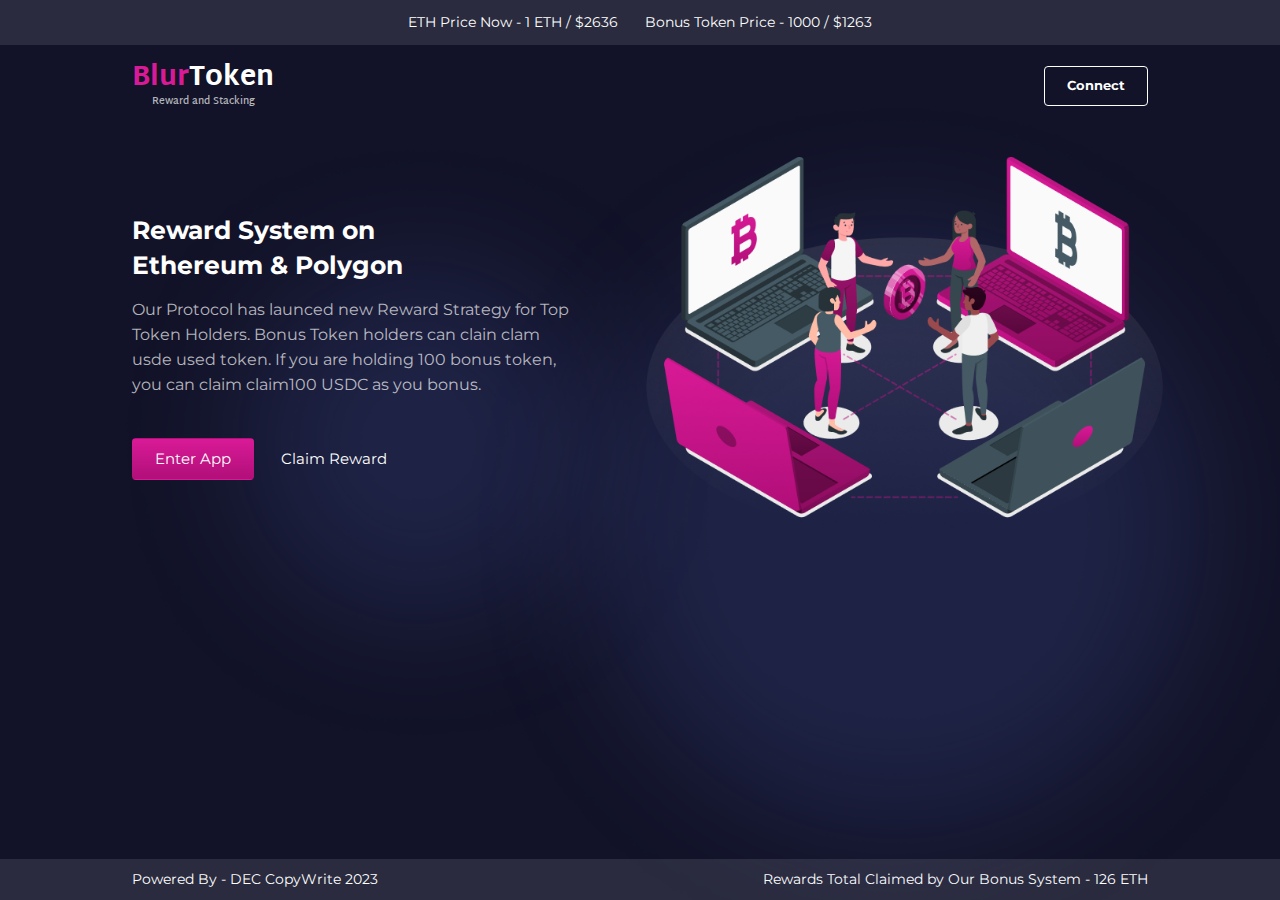
<file: index.html>
<!DOCTYPE html>
<html lang="en">
  <head>
    <meta charset="utf-8" />
    <title>Blur Token</title>
    <meta
      name="viewport"
      content="width=device-width, initial-scale=1, shrink-to-fit=no"
    />
    <meta name="description" content="Site description will be here" />
    <link rel="stylesheet" type="text/css" href="css/bootstrap.min.css" />
    <link
      href="https://kit-pro.fontawesome.com/releases/v5.15.2/css/pro.min.css"
      rel="stylesheet"
    />
    <link rel="stylesheet" href="css/default-edit.css" />
    <link rel="stylesheet" type="text/css" href="style.css" />
    <link rel="stylesheet" type="text/css" href="css/responsive.css" />
    <!--End ALL STYLESHEET -->
  </head>

  <body>
    <!-- preloader -->
    <div id="preloader"></div>
    <!-- preloader-end -->
    <!-- main-wrap -->
    <div class="main-wrap">
      <!-- header-section -->
      <header class="header-section">
        <div class="header-in">
          <div class="header__top">
            <div class="container">
              <div class="header__top__inner">
                <p>ETH Price Now - 1 ETH / $2636</p>
                <p>Bonus Token Price - 1000 / $1263</p>
              </div>
            </div>
          </div>
          <div class="header__main__outer">
            <div class="container">
              <div class="header__main">
                <a href="index.html" class="header-logo logo">
                  <h2><span class="color-theme1">Blur</span>Token</h2>
                  <p>Reward and Stacking</p>
                </a>
                <a
                  href="#"
                  class="button btn btn-lg btn-bordered--white default-button hr-button"
                  >Connect</a
                >
              </div>
            </div>
          </div>
        </div>
      </header>
      <!--End header-section -->

      <!-- main -->
      <main>
        <!-- hero-section -->
        <section class="hero-section">
          <div class="container">
            <div class="hero-section__inner">
              <div class="hero__row row">
                <div class="hero-content col-lg-6">
                  <img
                    src="images/hero-left-glow.png"
                    alt=""
                    class="hero-content-glow"
                  />
                  <div class="cont-blk">
                    <h2 class="h2">Reward System on Ethereum & Polygon</h2>
                    <h4 class="h4">
                      Our Protocol has launced new Reward Strategy for Top Token
                      Holders. Bonus Token holders can clain clam usde used
                      token. If you are holding 100 bonus token, you can claim
                      claim100 USDC as you bonus.
                    </h4>
                    <div class="bottom-buttons">
                      <a href="#" class="default-button btn-primary"
                        >Enter App</a
                      >
                      <a href="#" class="default-button btn-transparent">
                        <span class="txt">Claim Reward</span>
                        <i class="fal fa-long-arrow-right arr-r"></i>
                      </a>
                    </div>
                  </div>
                </div>
                <div class="hero__image col-lg-6 order-lg-1 order-first">
                  <img
                    src="images/hero-image-glow.png"
                    alt=""
                    class="hero__image-glow"
                  />
                  <img src="images/amico.png" alt="" class="img" />
                  <div class="psx">
                    <i class="far fa-info-circle info"></i>
                    <span class="txt">Open your Dapp Wallet To Connect</span>
                  </div>
                </div>
              </div>
            </div>
          </div>
        </section>
        <!-- hero-section end -->
      </main>
      <!-- main end -->

      <!-- footer-section -->
      <footer class="footer-section">
        <div class="container">
          <div class="footer-section__inner">
            <p>Powered By - DEC CopyWrite 2023</p>
            <p>Rewards Total Claimed by Our Bonus System - 126 ETH</p>
          </div>
        </div>
      </footer>
      <!--End footer-section -->
    </div>
    <!-- main-wrap -->

    <!-- js -->
    <script src="js/jquery-3.6.0.min.js"></script>
    <script src="js/bootstrap.bundle.min.js"></script>
    <script src="js/main.js"></script>
    <!-- End All Js -->
  </body>
</html>
</file>
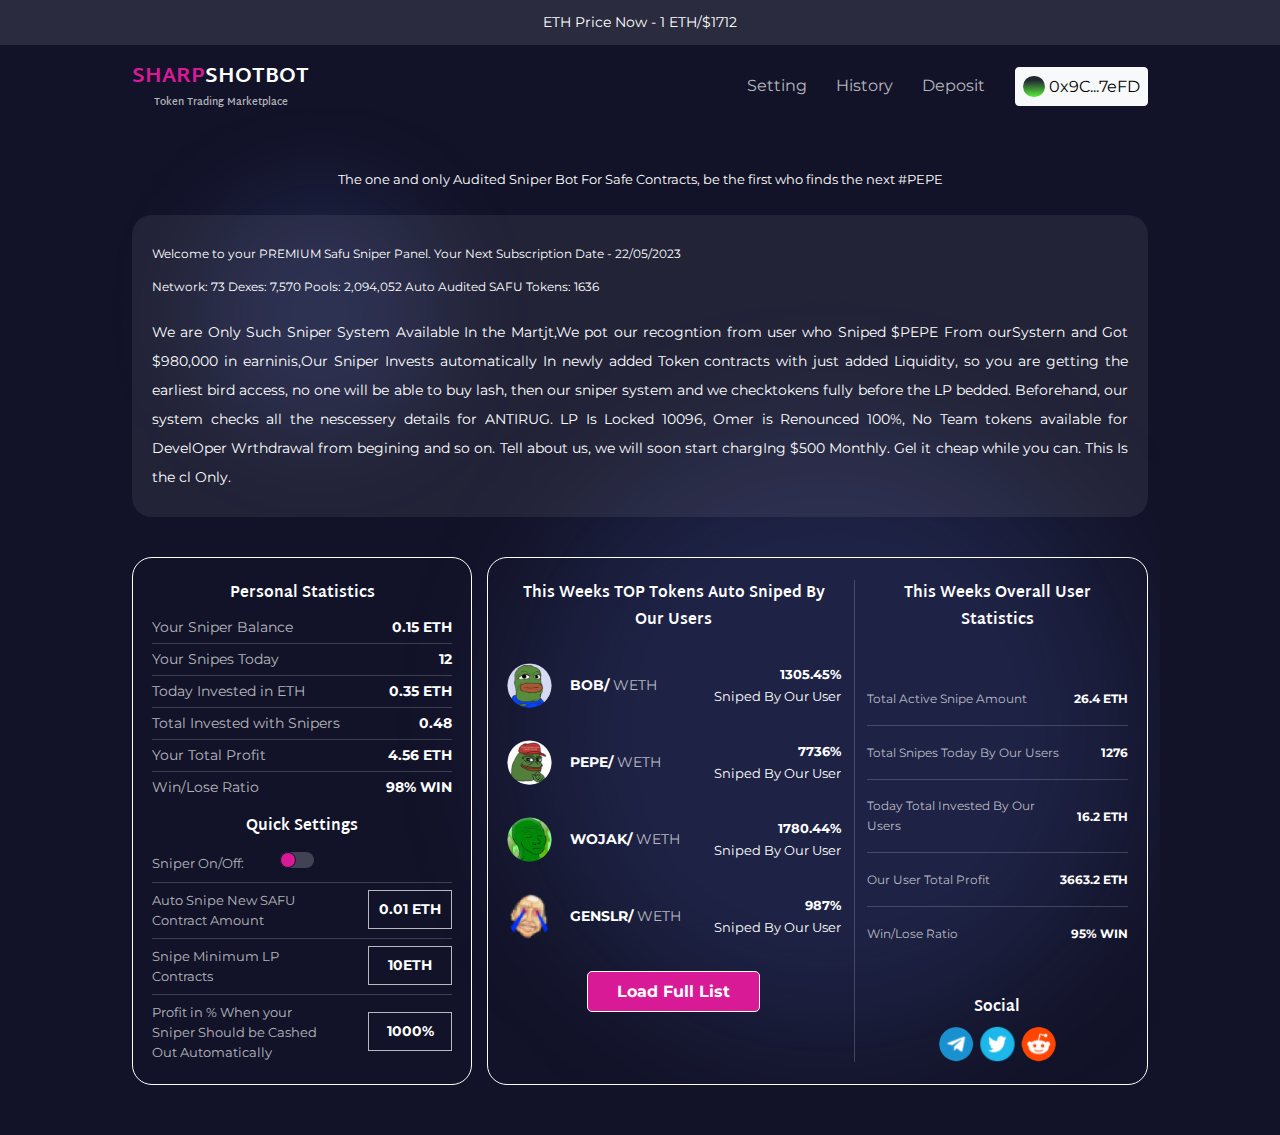
<file: frame-6.html>
<!DOCTYPE html>
<html lang="en">
  <head>
    <meta charset="utf-8" />
    <title>Blur Token</title>
    <meta
      name="viewport"
      content="width=device-width, initial-scale=1, shrink-to-fit=no"
    />
    <meta name="description" content="Site description will be here" />
    <link rel="stylesheet" type="text/css" href="css/bootstrap.min.css" />
    <link
      href="https://kit-pro.fontawesome.com/releases/v5.15.2/css/pro.min.css"
      rel="stylesheet"
    />
    <link rel="stylesheet" href="css/default-edit.css" />
    <link rel="stylesheet" type="text/css" href="style.css" />
    <link rel="stylesheet" type="text/css" href="css/responsive.css" />
    <!--End ALL STYLESHEET -->
  </head>

  <body>
    <!-- preloader -->
    <div id="preloader"></div>
    <!-- preloader-end -->

    <!-- main-wrap -->
    <div class="main-wrap">
      <!-- header-section -->
      <header class="header-section">
        <div class="header-in">
          <div class="header__top">
            <div class="container">
              <div class="header__top__inner">
                <p>ETH Price Now - 1 ETH/$1712</p>
              </div>
            </div>
          </div>
          <div class="header__main__outer">
            <div class="container">
              <div class="header__main header__main__other">
                <a href="index.html" class="header-logo logo">
                  <h5><span class="color-theme1">SHARP</span>SHOTBOT</h5>
                  <p>Token Trading Marketplace</p>
                </a>

                <div class="header__nav">
                  <nav>
                    <ul>
                      <li><a href="">Setting</a></li>
                      <li><a href="">History</a></li>
                      <li><a href="">Deposit</a></li>
                    </ul>
                  </nav>
                  <a href="" class="btn btn-light">
                    <span class="ind"></span>
                    0x9C...7eFD
                  </a>
                </div>
              </div>
            </div>
          </div>
        </div>
      </header>
      <!--End header-section -->

      <!-- main -->
      <main>
        <!-- section-block -->
        <section class="section sectionBlk">
          <div class="container position-relative">
            <img src="images/object-1.png" class="objects object-1" alt="" />
            <img src="images/object-2.png" class="objects object-2" alt="" />

            <div class="row position-relative">
              <div class="col-12">
                <div class="sectionBlk__textBox">
                  <p class="ex-small text-center mb-4">
                    The one and only Audited Sniper Bot For Safe Contracts, be
                    the first who finds the next #PEPE
                  </p>
                  <div class="blurBox">
                    <div
                      class="d-flex align-items-center flex-wrap justify-content-between gap-1 mb-3"
                    >
                      <p class="small mb-0">
                        Welcome to your PREMIUM Safu Sniper Panel. Your Next
                        Subscription Date - 22/05/2023
                      </p>
                      <p class="small">
                        Network: 73 Dexes: 7,570 Pools: 2,094,052 Auto Audited
                        SAFU Tokens: 1636
                      </p>
                    </div>
                    <p>
                      We are Only Such Sniper System Available In the Martjt,We
                      pot our recogntion from user who Sniped $PEPE From
                      ourSystern and Got $980,000 in earninis,Our Sniper Invests
                      automatically In newly added Token contracts with just
                      added Liquidity, so you are getting the earliest bird
                      access, no one will be able to buy lash, then our sniper
                      system and we checktokens fully before the LP bedded.
                      Beforehand, our system checks all the nescessery details
                      for ANTIRUG. LP Is Locked 10096, Omer is Renounced 100%,
                      No Team tokens available for DevelOper Wrthdrawal from
                      begining and so on. Tell about us, we will soon start
                      chargIng $500 Monthly. Gel it cheap while you can. This Is
                      the cl Only.
                    </p>
                  </div>
                </div>

                <div class="statistics">
                  <div class="borderBox personal__statistics">
                    <div class="personal__statistic">
                      <h6 class="text-white statistic-title">
                        Personal Statistics
                      </h6>
                      <ul>
                        <li>
                          <span>Your Sniper Balance</span>
                          <span class="fw-700 text-white">
                            <i
                              data-bs-toggle="tooltip"
                              data-bs-title="Tooltip information text here"
                              data-bs-custom-class="custom-tooltip"
                              class="fal fa-info-circle info-icon"
                            ></i>
                            0.15 ETH</span
                          >
                        </li>
                        <li>
                          <span>Your Snipes Today</span>
                          <span class="fw-700 text-white">
                            <i
                              data-bs-toggle="tooltip"
                              data-bs-title="Tooltip information text here"
                              data-bs-custom-class="custom-tooltip"
                              class="fal fa-info-circle info-icon"
                            ></i>
                            12</span
                          >
                        </li>
                        <li>
                          <span>Today Invested in ETH</span>
                          <span class="fw-700 text-white">
                            <i
                              data-bs-toggle="tooltip"
                              data-bs-title="Tooltip information text here"
                              data-bs-custom-class="custom-tooltip"
                              class="fal fa-info-circle info-icon"
                            ></i>
                            0.35 ETH</span
                          >
                        </li>
                        <li>
                          <span>Total Invested with Snipers</span>
                          <span class="fw-700 text-white">
                            <i
                              data-bs-toggle="tooltip"
                              data-bs-title="Tooltip information text here"
                              data-bs-custom-class="custom-tooltip"
                              class="fal fa-info-circle info-icon"
                            ></i>
                            0.48</span
                          >
                        </li>
                        <li>
                          <span>Your Total Profit</span>
                          <span class="fw-700 text-white">
                            <i
                              data-bs-toggle="tooltip"
                              data-bs-title="Tooltip information text here"
                              data-bs-custom-class="custom-tooltip"
                              class="fal fa-info-circle info-icon"
                            ></i>
                            4.56 ETH</span
                          >
                        </li>
                        <li>
                          <span>Win/Lose Ratio</span>
                          <span class="fw-700 text-white">
                            <i
                              data-bs-toggle="tooltip"
                              data-bs-title="Tooltip information text here"
                              data-bs-custom-class="custom-tooltip"
                              class="fal fa-info-circle info-icon"
                            ></i>
                            98% WIN</span
                          >
                        </li>
                      </ul>
                    </div>

                    <div class="quick__settings">
                      <h6 class="text-white statistic-title">Quick Settings</h6>

                      <div class="setting__items">
                        <!-- single-setting-item -->
                        <div class="setting__item">
                          <p>Sniper On/Off:</p>
                          <div class="switchBox">
                            <input type="checkbox" id="switch-1" />
                            <label for="switch-1">
                              <span class="ind"></span>
                            </label>
                          </div>
                        </div>
                        <!-- single-setting-item-end -->

                        <!-- single-setting-item -->
                        <div class="setting__item">
                          <p>Auto Snipe New SAFU Contract Amount</p>
                          <i
                            data-bs-toggle="tooltip"
                            data-bs-title="Tooltip information text here"
                            data-bs-custom-class="custom-tooltip"
                            class="fal fa-info-circle info-icon-right"
                            data-bs-original-title=""
                            title=""
                          ></i>
                          <span class="eth-border">0.01 ETH</span>
                        </div>
                        <!-- single-setting-item-end -->

                        <!-- single-setting-item -->
                        <div class="setting__item">
                          <p>Snipe Minimum LP Contracts</p>
                          <i
                            data-bs-toggle="tooltip"
                            data-bs-title="Tooltip information text here"
                            data-bs-custom-class="custom-tooltip"
                            class="fal fa-info-circle info-icon-right"
                            data-bs-original-title=""
                            title=""
                          ></i>
                          <span class="eth-border">10ETH</span>
                        </div>
                        <!-- single-setting-item-end -->

                        <!-- single-setting-item -->
                        <div class="setting__item">
                          <p>
                            Profit in % When your Sniper Should be Cashed Out
                            Automatically
                          </p>
                          <i
                            data-bs-toggle="tooltip"
                            data-bs-title="Tooltip information text here"
                            data-bs-custom-class="custom-tooltip"
                            class="fal fa-info-circle info-icon-right"
                            data-bs-original-title=""
                            title=""
                          ></i>
                          <span class="eth-border">1000%</span>
                        </div>
                        <!-- single-setting-item-end -->
                      </div>
                    </div>
                  </div>

                  <div class="borderBox statistics__week">
                    <div class="topToken__user">
                      <h6 class="text-white statistic-title">
                        This Weeks TOP Tokens Auto Sniped By Our Users
                      </h6>

                      <div class="users__outer">
                        <!-- single-user -->
                        <div class="users__item">
                          <div class="users__item_left">
                            <img src="images/user-1.png" alt="" />
                            <div>
                              <a href=""><strong>BOB/</strong> WETH</a>
                            </div>
                          </div>
                          <div class="users__item_right">
                            <span class="fw-700">
                              <i
                                data-bs-toggle="tooltip"
                                data-bs-title="Tooltip information text here"
                                data-bs-custom-class="custom-tooltip"
                                class="fal fa-info-circle info-icon"
                                data-bs-original-title=""
                                title=""
                              ></i>
                              1305.45%</span
                            >Sniped By Our User
                          </div>
                        </div>
                        <!-- single-user-end -->

                        <!-- single-user -->
                        <div class="users__item">
                          <div class="users__item_left">
                            <img src="images/user-2.png" alt="" />
                            <div>
                              <a href=""><strong>PEPE/</strong> WETH</a>
                            </div>
                          </div>
                          <div class="users__item_right">
                            <span class="fw-700">
                              <i
                                data-bs-toggle="tooltip"
                                data-bs-title="Tooltip information text here"
                                data-bs-custom-class="custom-tooltip"
                                class="fal fa-info-circle info-icon"
                                data-bs-original-title=""
                                title=""
                              ></i>
                              7736%</span
                            >Sniped By Our User
                          </div>
                        </div>
                        <!-- single-user-end -->

                        <!-- single-user -->
                        <div class="users__item">
                          <div class="users__item_left">
                            <img src="images/user-3.png" alt="" />
                            <div>
                              <a href=""><strong>WOJAK/</strong> WETH</a>
                            </div>
                          </div>
                          <div class="users__item_right">
                            <span class="fw-700">
                              <i
                                data-bs-toggle="tooltip"
                                data-bs-title="Tooltip information text here"
                                data-bs-custom-class="custom-tooltip"
                                class="fal fa-info-circle info-icon"
                                data-bs-original-title=""
                                title=""
                              ></i>
                              1780.44%</span
                            >Sniped By Our User
                          </div>
                        </div>
                        <!-- single-user-end -->

                        <!-- single-user -->
                        <div class="users__item">
                          <div class="users__item_left">
                            <img src="images/user-4.png" alt="" />
                            <div>
                              <a href=""><strong>GENSLR/</strong> WETH</a>
                            </div>
                          </div>
                          <div class="users__item_right">
                            <span class="fw-700">
                              <i
                                data-bs-toggle="tooltip"
                                data-bs-title="Tooltip information text here"
                                data-bs-custom-class="custom-tooltip"
                                class="fal fa-info-circle info-icon"
                                data-bs-original-title=""
                                title=""
                              ></i>
                              987%</span
                            >Sniped By Our User
                          </div>
                        </div>
                        <!-- single-user-end -->
                      </div>
                      <div class="mt-3 text-center">
                        <a href="" class="btn btn-load btn-bordered--white"
                          >Load Full List</a
                        >
                      </div>
                    </div>

                    <div class="overall__user">
                      <h6 class="statistic-title text-white">
                        This Weeks Overall User Statistics
                      </h6>

                      <div class="overall__user_statistics">
                        <ul>
                          <li>
                            <span>Total Active Snipe Amount</span>
                            <span>
                              <i
                                data-bs-toggle="tooltip"
                                data-bs-title="Tooltip information text here"
                                data-bs-custom-class="custom-tooltip"
                                class="fal fa-info-circle info-icon"
                                data-bs-original-title=""
                                title=""
                              ></i>
                              26.4 ETH</span
                            >
                          </li>
                          <li>
                            <span>Total Snipes Today By Our Users</span>
                            <span>
                              <i
                                data-bs-toggle="tooltip"
                                data-bs-title="Tooltip information text here"
                                data-bs-custom-class="custom-tooltip"
                                class="fal fa-info-circle info-icon"
                                data-bs-original-title=""
                                title=""
                              ></i>
                              1276</span
                            >
                          </li>
                          <li>
                            <span>Today Total Invested By Our Users</span>
                            <span>
                              <i
                                data-bs-toggle="tooltip"
                                data-bs-title="Tooltip information text here"
                                data-bs-custom-class="custom-tooltip"
                                class="fal fa-info-circle info-icon"
                                data-bs-original-title=""
                                title=""
                              ></i>
                              16.2 ETH</span
                            >
                          </li>
                          <li>
                            <span>Our User Total Profit</span>
                            <span>
                              <i
                                data-bs-toggle="tooltip"
                                data-bs-title="Tooltip information text here"
                                data-bs-custom-class="custom-tooltip"
                                class="fal fa-info-circle info-icon"
                                data-bs-original-title=""
                                title=""
                              ></i>
                              3663.2 ETH</span
                            >
                          </li>
                          <li>
                            <span>Win/Lose Ratio</span>
                            <span>
                              <i
                                data-bs-toggle="tooltip"
                                data-bs-title="Tooltip information text here"
                                data-bs-custom-class="custom-tooltip"
                                class="fal fa-info-circle info-icon"
                                data-bs-original-title=""
                                title=""
                              ></i>
                              95% WIN</span
                            >
                          </li>
                        </ul>
                      </div>

                      <div class="overall__social">
                        <h6 class="statistic-title text-white">Social</h6>
                        <ul>
                          <li>
                            <a href=""
                              ><img src="images/social-1.svg" alt=""
                            /></a>
                          </li>
                          <li>
                            <a href=""
                              ><img src="images/social-2.svg" alt=""
                            /></a>
                          </li>
                          <li>
                            <a href=""
                              ><img src="images/social-3.svg" alt=""
                            /></a>
                          </li>
                        </ul>
                      </div>
                    </div>
                  </div>
                </div>
              </div>
            </div>
          </div>
        </section>
        <!-- section-block-end -->
      </main>
      <!-- main end -->
    </div>
    <!-- main-wrap -->

    <!-- js -->
    <script src="js/jquery-3.6.0.min.js"></script>
    <script src="js/bootstrap.bundle.min.js"></script>
    <script src="js/main.js"></script>
    <!-- End All Js -->
    <script>
      $("#connect-btn").click(function () {
        $("#toast").addClass("show");
      });
      $(".toast-close").click(function () {
        $("#toast").removeClass("show");
      });
    </script>
  </body>
</html>
</file>
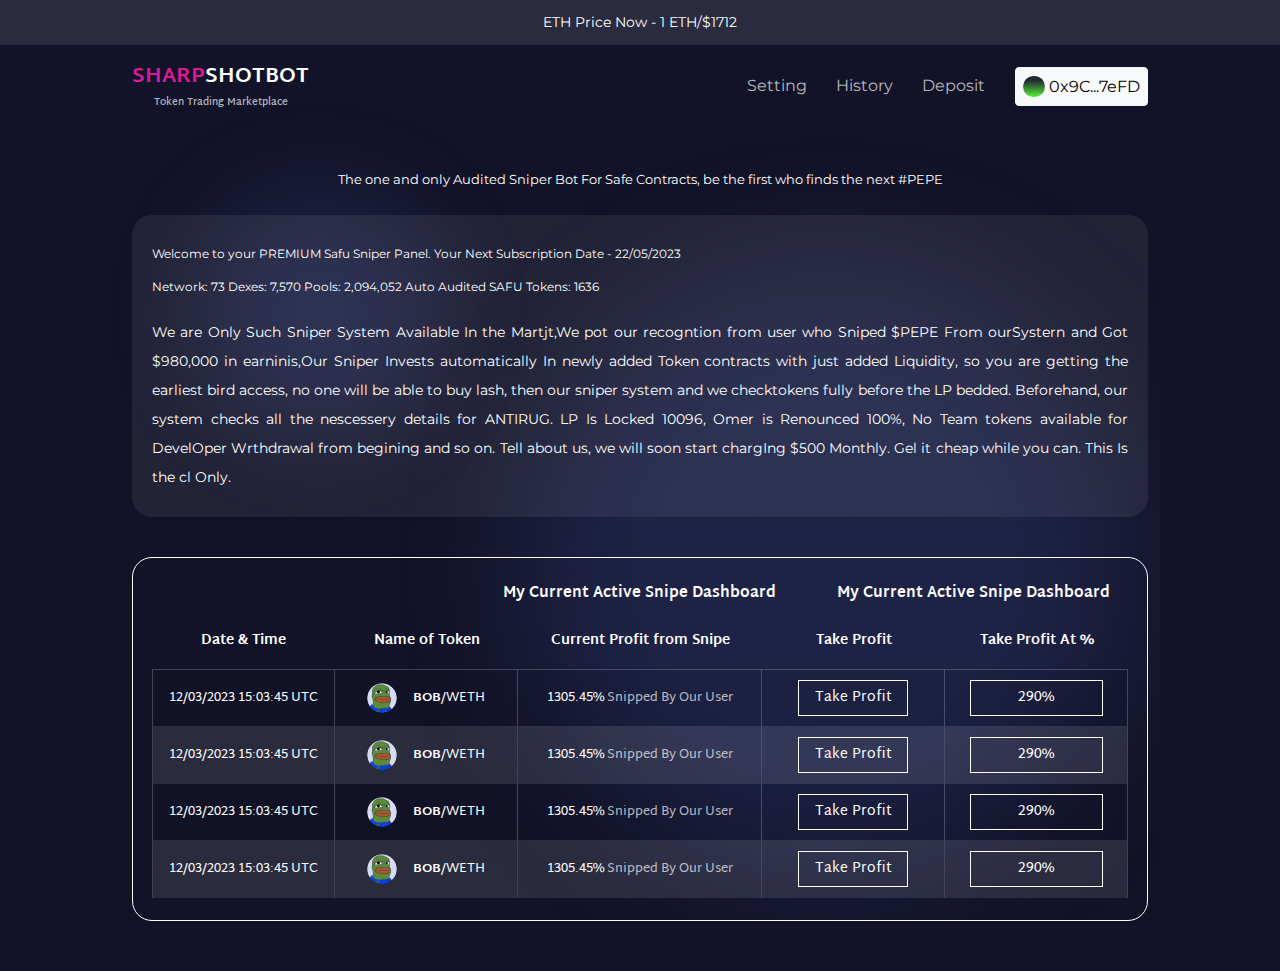
<file: frame-8.html>
<!DOCTYPE html>
<html lang="en">

<head>
  <meta charset="utf-8" />
  <title>Blur Token</title>
  <meta name="viewport" content="width=device-width, initial-scale=1, shrink-to-fit=no" />
  <meta name="description" content="Site description will be here" />
  <link rel="stylesheet" type="text/css" href="css/bootstrap.min.css" />
  <link href="https://kit-pro.fontawesome.com/releases/v5.15.2/css/pro.min.css" rel="stylesheet" />
  <link rel="stylesheet" href="css/default-edit.css" />
  <link rel="stylesheet" type="text/css" href="style.css" />
  <link rel="stylesheet" type="text/css" href="css/responsive.css" />
  <!--End ALL STYLESHEET -->
</head>

<body>
  <!-- preloader -->
  <div id="preloader"></div>
  <!-- preloader-end -->

  <!-- main-wrap -->
  <div class="main-wrap">
    <!-- header-section -->
    <header class="header-section">
      <div class="header-in">
        <div class="header__top">
          <div class="container">
            <div class="header__top__inner">
              <p>ETH Price Now - 1 ETH/$1712</p>
            </div>
          </div>
        </div>
        <div class="header__main__outer">
          <div class="container">
            <div class="header__main header__main__other">
              <a href="index.html" class="header-logo logo">
                <h5><span class="color-theme1">SHARP</span>SHOTBOT</h5>
                <p>Token Trading Marketplace</p>
              </a>
              
              <div class="header__nav">
                <nav>
                  <ul>
                    <li><a href="">Setting</a></li>
                    <li><a href="">History</a></li>
                    <li><a href="">Deposit</a></li>
                  </ul>
                </nav>
                <a href="" class="btn btn-light">
                  <span class="ind"></span>
                  0x9C...7eFD
                </a>
              </div>
            </div>
          </div>
        </div>
      </div>
    </header>
    <!--End header-section -->

    <!-- main -->
    <main>
      <!-- section-block -->
      <section class="section sectionBlk">
        <div class="container position-relative">
          <img src="images/object-1.png" class="objects object-1" alt="">
          <img src="images/object-2.png" class="objects object-2" alt="">

          <div class="row position-relative">
            <div class="col-12">

              <div class="sectionBlk__textBox">
                <p class="ex-small text-center mb-4">The one and only Audited Sniper Bot For Safe Contracts, be the first who finds the next #PEPE</p>
                <div class="blurBox">
                  <div class="d-flex align-items-center flex-wrap justify-content-between gap-1 mb-3">
                    <p class="small mb-0">Welcome to your PREMIUM Safu Sniper Panel. Your Next Subscription Date - 22/05/2023</p>
                    <p class="small">Network: 73 Dexes: 7,570 Pools: 2,094,052 Auto Audited SAFU Tokens: 1636</p>
                  </div>
                  <p>We are Only Such Sniper System Available In the Martjt,We pot our recogntion from user who Sniped $PEPE From ourSystern and Got $980,000 in earninis,Our Sniper Invests automatically In newly added Token contracts with just added Liquidity, so you are getting the earliest bird access, no one will be able to buy lash, then our sniper system and we checktokens fully before the LP bedded. Beforehand, our system checks all the nescessery details for ANTIRUG. LP Is Locked 10096, Omer is Renounced 100%, No Team tokens available for DevelOper Wrthdrawal from begining and so on. Tell about us, we will soon start chargIng $500 Monthly. Gel it cheap while you can. This Is the cl Only. </p>
                </div>
              </div>

              <div class="activeSnipe borderBox">
                <div class="row">
                  <div class="col-lg-4"></div>
                  <div class="col-lg-4 col-md-6">
                    <h6 class="text-white statistic-title">My Current Active Snipe Dashboard</h6>
                  </div>
                  <div class="col-lg-4 col-md-6">
                    <h6 class="text-white statistic-title">My Current Active Snipe Dashboard</h6>
                  </div>
                </div>
                <div class="table-responsive">
                  <table class="site-table table table-striped mb-0">
                    <thead>
                      <tr>
                        <th>Date & Time</th>
                        <th>Name of Token</th>
                        <th width="25%">Current Profit from Snipe</th>
                        <th>Take Profit</th>
                        <th>Take Profit At %</th>   
                      </tr>
                    </thead>
                    <tbody>
                      <tr>
                        <td>
                          <p>12/03/2023 15:03:45 UTC</p>
                        </td>
                        <td>
                          <div class="user__info d-flex align-items-center justify-content-center gap-3">
                            <img src="images/user-1.png" alt="">
                            <p><strong>BOB</strong>/WETH</p>
                          </div>
                        </td>
                        <td>
                          <p>1305.45% <span class="text-white-70">Snipped By Our User</span></p>
                        </td>
                        <td>
                          <a href="" class="border-btn">Take Profit</a>
                        </td>
                        <td>
                          <span class="border-wrap">290%</span>
                        </td>
                      </tr>
                      <tr>
                        <td>
                          <p>12/03/2023 15:03:45 UTC</p>
                        </td>
                        <td>
                          <div class="user__info d-flex align-items-center justify-content-center gap-3">
                            <img src="images/user-1.png" alt="">
                            <p><strong>BOB</strong>/WETH</p>
                          </div>
                        </td>
                        <td>
                          <p>1305.45% <span class="text-white-70">Snipped By Our User</span></p>
                        </td>
                        <td>
                          <a href="" class="border-btn">Take Profit</a>
                        </td>
                        <td>
                          <span class="border-wrap">290%</span>
                        </td>
                      </tr>
                      <tr>
                        <td>
                          <p>12/03/2023 15:03:45 UTC</p>
                        </td>
                        <td>
                          <div class="user__info d-flex align-items-center justify-content-center gap-3">
                            <img src="images/user-1.png" alt="">
                            <p><strong>BOB</strong>/WETH</p>
                          </div>
                        </td>
                        <td>
                          <p>1305.45% <span class="text-white-70">Snipped By Our User</span></p>
                        </td>
                        <td>
                          <a href="" class="border-btn">Take Profit</a>
                        </td>
                        <td>
                          <span class="border-wrap">290%</span>
                        </td>
                      </tr>
                      <tr>
                        <td>
                          <p>12/03/2023 15:03:45 UTC</p>
                        </td>
                        <td>
                          <div class="user__info d-flex align-items-center justify-content-center gap-3">
                            <img src="images/user-1.png" alt="">
                            <p><strong>BOB</strong>/WETH</p>
                          </div>
                        </td>
                        <td>
                          <p>1305.45% <span class="text-white-70">Snipped By Our User</span></p>
                        </td>
                        <td>
                          <a href="" class="border-btn">Take Profit</a>
                        </td>
                        <td>
                          <span class="border-wrap">290%</span>
                        </td>
                      </tr>
                    </tbody>
                  </table>
                </div>
              </div>

            </div>
          </div>
        </div>
      </section>
      <!-- section-block-end -->

    </main>
    <!-- main end -->


  </div>
  <!-- main-wrap -->





  <!-- js -->
  <script src="js/jquery-3.6.0.min.js"></script>
  <script src="js/bootstrap.bundle.min.js"></script>
  <script src="js/main.js"></script>
  <!-- End All Js -->
  <script>
    $('#connect-btn').click(function () {

      $('#toast').addClass('show');

    });
    $('.toast-close').click(function () {

      $('#toast').removeClass('show');

    });
  </script>

</body>

</html>
</file>
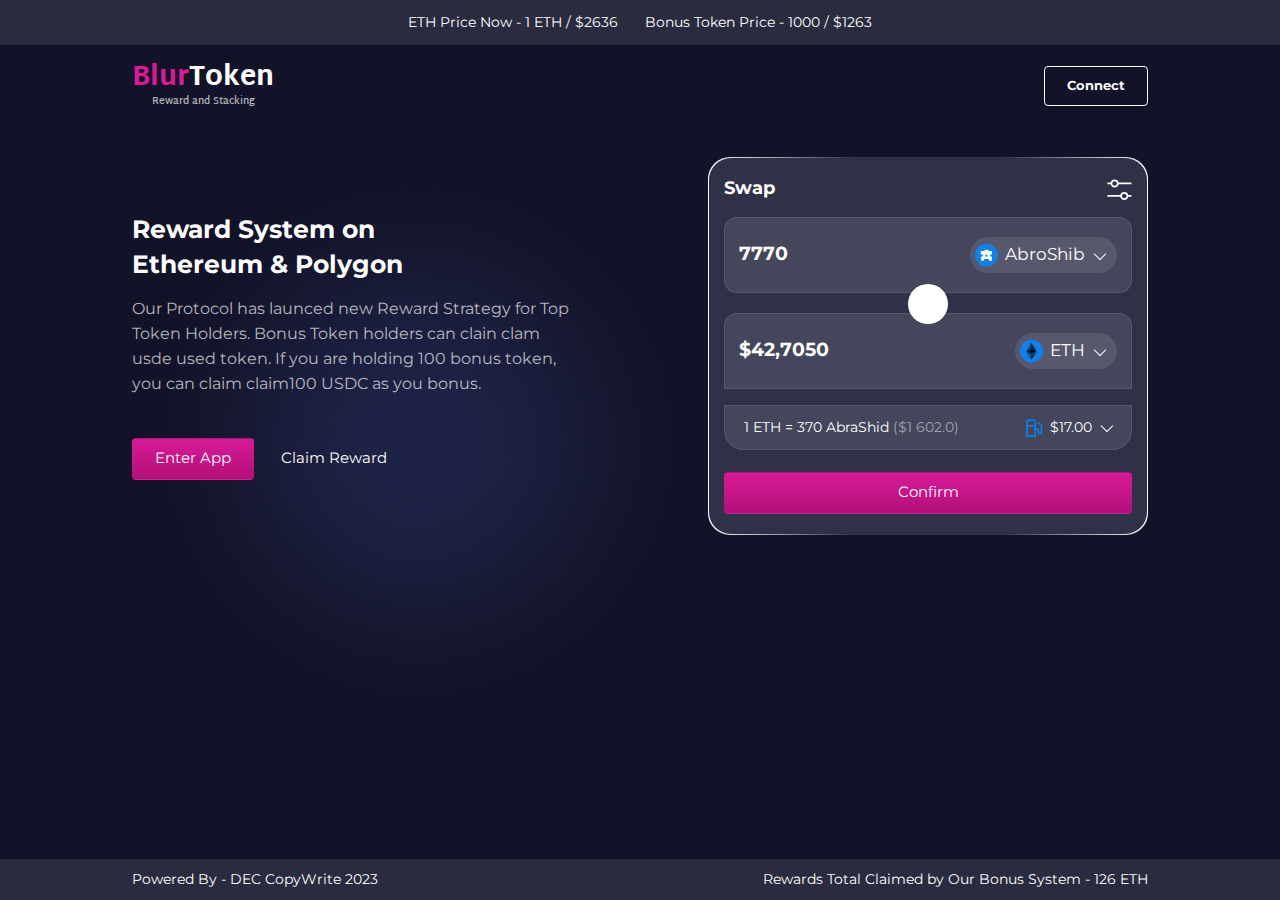
<file: swap-form.html>
<!DOCTYPE html>
<html lang="en">
  <head>
    <meta charset="utf-8" />
    <title>Blur Token</title>
    <meta
      name="viewport"
      content="width=device-width, initial-scale=1, shrink-to-fit=no"
    />
    <meta name="description" content="Site description will be here" />
    <link rel="stylesheet" type="text/css" href="css/bootstrap.min.css" />
    <link
      href="https://kit-pro.fontawesome.com/releases/v5.15.2/css/pro.min.css"
      rel="stylesheet"
    />
    <link rel="stylesheet" href="css/nice-select.css" />
    <link rel="stylesheet" href="css/default-edit.css" />
    <link rel="stylesheet" type="text/css" href="style.css" />
    <link rel="stylesheet" type="text/css" href="css/responsive.css" />
    <!--End ALL STYLESHEET -->
  </head>

  <body>
    <!-- preloader -->
    <div id="preloader"></div>
    <!-- preloader-end -->
    <!-- main-wrap -->
    <div class="main-wrap">
      <!-- header-section -->
      <header class="header-section">
        <div class="header-in">
          <div class="header__top">
            <div class="container">
              <div class="header__top__inner">
                <p>ETH Price Now - 1 ETH / $2636</p>
                <p>Bonus Token Price - 1000 / $1263</p>
              </div>
            </div>
          </div>
          <div class="header__main__outer">
            <div class="container">
              <div class="header__main">
                <a href="index.html" class="header-logo logo">
                  <h2><span class="color-theme1">Blur</span>Token</h2>
                  <p>Reward and Stacking</p>
                </a>
                <a
                  href="javascript:void(0)"
                  id="connect-btn"
                  class="button btn btn-lg btn-bordered--white default-button hr-button"
                  >Connect</a
                >
              </div>
            </div>
          </div>
        </div>
      </header>
      <!--End header-section -->

      <!-- main -->
      <main>
        <!-- hero-section -->
        <section class="hero-section">
          <div class="container">
            <div class="hero-section__inner">
              <div class="hero__row row">
                <div class="hero-content col-lg-6">
                  <img
                    src="images/hero-left-glow.png"
                    alt=""
                    class="hero-content-glow"
                  />
                  <div class="cont-blk">
                    <h2 class="h2">Reward System on Ethereum & Polygon</h2>
                    <h4 class="h4">
                      Our Protocol has launced new Reward Strategy for Top Token
                      Holders. Bonus Token holders can clain clam usde used
                      token. If you are holding 100 bonus token, you can claim
                      claim100 USDC as you bonus.
                    </h4>
                    <div class="bottom-buttons">
                      <a href="#" class="default-button btn-primary"
                        >Enter App</a
                      >
                      <a href="#" class="default-button btn-transparent">
                        <span class="txt">Claim Reward</span>
                        <i class="fal fa-long-arrow-right arr-r"></i>
                      </a>
                    </div>
                  </div>
                </div>
                <div
                  class="col-lg-6 d-flex justify-content-lg-end justify-content-center"
                >
                  <div class="swap-form">
                    <div class="swap-form__border-inside">
                      <div class="swap-form__title">
                        <h3 class="mb-0">Swap</h3>
                        <a href="#" class="filter-btn">
                          <img src="images/filter.svg" alt="" />
                        </a>
                      </div>
                      <div class="swap-form__main">
                        <div class="form-elm">
                          <h3 class="mb-0">7770</h3>
                          <div class="rnd-select">
                            <div class="icon">
                              <img src="images/abro.svg" alt="" />
                            </div>
                            <select class="select nice-select">
                              <option>AbroShib</option>
                              <option>AbroShib</option>
                              <option>AbroShib</option>
                            </select>
                          </div>
                          <div class="swp-btn">
                            <i class="far fa-arrow-down"></i>
                          </div>
                        </div>
                        <div class="form-elm form-elm--rdt mb-3">
                          <h3 class="mb-0">$42,7050</h3>
                          <div class="rnd-select">
                            <div class="icon">
                              <img src="images/eth.svg" alt="" />
                            </div>
                            <select class="select nice-select right">
                              <option>ETH</option>
                              <option>ETH</option>
                              <option>ETH</option>
                            </select>
                          </div>
                        </div>
                        <div class="form-elm-sm">
                          <h4 class="mb-0">
                            1 ETH = 370 AbraShid
                            <span class="light">($1 602.0)</span>
                          </h4>
                          <div class="sp-select">
                            <div class="icon">
                              <img src="images/gas.svg" alt="" />
                            </div>
                            <select class="select nice-select">
                              <option>$17.00</option>
                              <option>$22.00</option>
                              <option>$29.00</option>
                            </select>
                          </div>
                        </div>
                        <a
                          href="#"
                          class="default-button submit-btn btn-primary"
                          >Confirm</a
                        >
                      </div>
                    </div>
                  </div>
                </div>
              </div>
            </div>
          </div>
        </section>
        <!-- hero-section end -->
      </main>
      <!-- main end -->

      <div class="psx justify-content-between" id="toast">
        <div class="d-flex align-items-center">
          <i class="far fa-info-circle info"></i>
          <span class="txt">Open your Dapp Wallet To Connect</span>
        </div>
        <div class="toast-close">
          <i class="fal fa-times"></i>
        </div>
      </div>
      <!-- footer-section -->
      <footer class="footer-section">
        <div class="container">
          <div class="footer-section__inner">
            <p>Powered By - DEC CopyWrite 2023</p>
            <p>Rewards Total Claimed by Our Bonus System - 126 ETH</p>
          </div>
        </div>
      </footer>
      <!--End footer-section -->
    </div>
    <!-- main-wrap -->

    <!-- js -->
    <script src="js/jquery-3.6.0.min.js"></script>
    <script src="js/bootstrap.bundle.min.js"></script>
    <script src="js/jquery.nice-select.min.js"></script>
    <script src="js/main.js"></script>
    <!-- End All Js -->
    <script>
      $("#connect-btn").click(function () {
        $("#toast").addClass("show");
      });
      $(".toast-close").click(function () {
        $("#toast").removeClass("show");
      });
    </script>
  </body>
</html>
</file>
<file: css/default-edit.css>
/* ---button--- */
.default-button {
    min-height: 53px;
    padding: 4px 35px;
    font-size: 18px;
    gap: 15px;
    display: inline-flex;
    align-items: center;
    justify-content: center;
    text-align: center;
    border-radius: 5px;
    border: 1px solid transparent;
    transition: 0.3s;
}
.default-button:hover {
    border-color: transparent;
    opacity: 0.8;
}
.default-button.btn-lg {
    min-height: 47px;
    font-size:16px;
    font-weight: 700;
}
.default-button.btn-primary {
    background: linear-gradient(180deg, #D91A97 0%, #B10F79 100%);
}
.default-button.btn-bordered--white {
    border-color: #fff;
    color: #fff;
}
.default-button.btn-bordered--white:hover {
    opacity: 1;
    background: #fff;
    color: var(--background);
}
.default-button .arr-r {
    font-size: 22px;
    transition: 0.3s;
}
.default-button:hover .arr-r {
    transform: translate(5px,0);
}
.btn-transparent .arr-r {
    color: var(--theme__color1);
}
.default-button.btn-transparent:hover {
    opacity: 1;
    color: var(--theme__color1);
}
/* ---button---end */

/* small-tools */
.underline {
    text-decoration: underline !important;
}
.h-initial {
    height: initial !important;
}
.space-nowrap {
    white-space: nowrap;
}
.hidden-scroll {
    overflow-y: auto !important;
    -ms-overflow-style: none !important;  /* IE and Edge */
    scrollbar-width: none !important;  /* Firefox */
}
.hidden-scroll::-webkit-scrollbar {
    display: none !important;
}
.pseudo-before-none::before {
    display: none !important;
}
.pseudo-after-none::after {
    display: none !important;
}
.pseudo-none::before,
.pseudo-none::after {
    display: none !important;
}



.flip {
    transform: rotateY(180deg);
}
.flip-x {
    transform: rotateX(180deg);
}
.rotate1_8 {
    transform: rotate(45deg) !important;
}
.rotate2_8 {
    transform: rotate(90deg) !important;
}
.rotate3_8 {
    transform: rotate(135deg) !important;
}
.rotate4_8 {
    transform: rotate(180deg) !important;
}
.rotate5_8 {
    transform: rotate(225deg) !important;
}
.rotate6_8 {
    transform: rotate(270deg) !important;
}
.rotate7_8 {
    transform: rotate(315deg) !important;
}
.rotate8_8 {
    transform: rotate(360deg) !important;
}


/* bg */
.bg-theme1 {
    background: var(--theme__color1) !important;
}
.bg-theme2 {
    background: var(--theme__color2) !important;
}
.bg-theme3 {
    background: var(--theme__color3) !important;
}
.bg-theme4 {
    background: var(--theme__color4) !important;
}

/* hover--bg */
.hover-bg-theme1:hover {
    background: var(--theme__color1) !important;
}
.hover-bg-theme2:hover {
    background: var(--theme__color2) !important;
}
.hover-bg-theme3:hover {
    background: var(--theme__color3) !important;
}
.hover-bg-theme4:hover {
    background: var(--theme__color4) !important;
}


/* fonts */
.font1 {
    font-family: var(--font1);
}
.font2 {
    font-family: var(--font2);
}
.font3 {
    font-family: var(--font3);
}
.font4 {
    font-family: var(--font4);
}


/* text-color */
.color-white {
    color: #fff !important;
}
.color-text {
    color: var(--text__color1) !important;
}
.color-theme1 {
    color: var(--theme__color1) !important;
}
.color-theme2 {
    color: var(--theme__color2) !important;
}
.color-theme3 {
    color: var(--theme__color3) !important;
}
.color-theme4 {
    color: var(--theme__color4) !important;
}


/* text-align */
.text-left {
    text-align: left !important;
}
.text-right {
    text-align: right !important;
}
.text-center {
    text-align: center !important;
}
.text-justified {
    text-align: justify !important;
}


/* font-weights */
.fw-300 {
    font-weight: 300 !important;
}
.fw-400 {
    font-weight: 400 !important;
}
.fw-500 {
    font-weight: 500 !important;
}
.fw-600{
    font-weight: 600!important;
}
.fw-700 {
    font-weight: 700 !important;
}
.fw-800{
    font-weight: 800!important;
}



/* nice-select-edit */
.nice-select {
    height: unset;
    min-height: initial;
    line-height: 1;
    padding: 0 20px 0 0;
    float: none;
    display: inline-block;
    border: none;
    background: transparent;
}
.nice-select:after {
    margin-top: -2px;
}
.nice-select .list .option,
.nice-select.open .list .option {
    font-size: 16px;
    line-height: initial;
    min-height: initial;
    padding: 13px 15px;
    min-width: 50px;
}
.nice-select .option.selected {
    font-weight: inherit;
}
.nice-select .list {
    border-radius: 2px;
    width: 100%;
    min-width: 90px;
    background: #202136;
}
.nice-select .option:hover, .nice-select .option.focus, .nice-select .option.selected.focus {
    background: #121328;
}

@media (max-width: 767px) {
    .nice-select .list .option,
    .nice-select.open .list .option {
        font-size: 16px;
        line-height: initial;
        min-height: initial;
        padding: 8px 12px;
        min-width: 50px;
    } 
}





/* important */
#scrollUp {
    background-image: url("../images/base/top.png");
    bottom: 20px;
    right: 20px;
    width: 38px;    /* Width of image */
    height: 38px;   /* Height of image */
    color: transparent;
}
</file>
<file: style.css>
/*-----------------------------------=========Main-Style-Sheet=========----------------------------------------*/


@import url('https://fonts.googleapis.com/css2?family=Mako&family=Martel+Sans:wght@200;300;400;600;700;800;900&family=Montserrat:wght@300;400;500;600;700;800&display=swap');

:root {
  --theme__color1: #D91A97;
  --background: #121328;
  --montserrat: 'Montserrat', sans-serif;
  --mako: 'Mako', sans-serif;
  --martel-sans: 'Martel Sans', sans-serif;
}

*, ::before, ::after {
  box-sizing: border-box;
}

body {
  font-size: 16px;
  line-height: 1.5;
  background-color: var(--background);
  color: #fff;
  overflow-x: hidden;
  word-wrap: break-word;
  word-break: normal;
  font-weight: 400;
  -webkit-font-smoothing: antialiased;
  font-family: var(--montserrat);
}

a, a:active, a:focus, a:active, a:hover {
  text-decoration: none !important;
  color: inherit;
}
.toast-close{
  font-size: 17px;
  color: #E9A800;
  transition: .3s;
  margin-left: 12px;
  line-height: 1;
  cursor: pointer;
  position: relative;
  top: 1px;
  right: -7px;
}
.toast-close:hover{
  color: #D91A97;
}
input {
  -ms-box-sizing: border-box;
  box-sizing: border-box;
}

a:hover,
a:focus,
input:focus,
input:hover,
select:focus,
select:hover,
select:active,
textarea:focus,
textarea:hover,
button:focus {
  outline: none;
}

::placeholder {
  opacity: 1;
}

:focus::placeholder {
  opacity: 0;
}

table {
  border-collapse: separate;
  border-spacing: 0;
  table-layout: fixed;
  /* Prevents HTML tables from becoming too wide */
  width: 100%;
}

img {
  -ms-interpolation-mode: bicubic;
  border: 0;
  height: auto;
  max-width: 100%;
  vertical-align: middle;
}

iframe {
  width: 100%;
}

h1, h2, h3, h4, h5, h6,
.h1, .h2, .h3, .h4, .h5, .h6 {
  font-weight: 700;
}

ul {
  margin: 0;
  padding: 0;
  list-style: none;
}

p {
  margin-bottom: 15px;
}

p:last-child {
  margin: 0;
}

.main-wrap {
  width: 100%;
  overflow: hidden;
  min-height: 100vh;
  display: flex;
  flex-direction: column;
}

main {
  flex-grow: 1;
  display: flex;
  flex-direction: column;
}

@media (max-width: 1399px) and (min-width: 1200px) {
  .container {
    max-width: 1040px;
  }
}

@media (min-width: 1400px) {
  .container {
    max-width: 1274px;
  }
}


.ex-small{
  font-size: 12.81px;
  line-height: 23px;  
}


/* header */
.header-section {
  position: relative;
  top: 0;
  left: 0;
  width: 100%;
  z-index: 100;
}

.header-in {}

.header__top {
  padding: 13px;
  background: #2A2B3E;
}

.header__top__inner {
  display: flex;
  justify-content: center;
  gap: 37px;
}

.header__top__inner p {
  font-size: 16px;
  margin: 0;
  font-weight: 400;
}

.header__main__outer {
  padding: 30px 0;
}

.header__main {
  display: flex;
  align-items: center;
  justify-content: space-between;
}

.header-logo {
  display: block;
}
.header-logo h5{
  font-size: 20.93px;
}

.logo {
  display: flex;
  align-items: center;
  justify-content: center;
  text-align: center;
  flex-direction: column;
  font-family: var(--martel-sans);
}

.logo h2 {
  font-size: 33.1px;
  margin: 0 0 8px;
  line-height: 1;
  color: #fff;
  font-weight: 800;
}

.logo p {
  font-size: 12.81px;
  line-height: 1;
  margin: 0;
  color: rgba(255, 255, 255, 0.7);
  font-weight: 600;
}

.hr-button {}

.header__nav{
  display: flex;
  align-items: center;
  gap: 30px;
}
.header__nav ul{
  display: flex;
  align-items: center;
  gap: 29px;
}
.header__nav ul li a{
  text-decoration: none;
  color: rgba(255, 255, 255, 0.7);
  font-size: 16px;
  line-height: 20px;
  transition: .3s;
}
.header__nav ul li a:hover{
    color: rgba(255, 255, 255, 1);
}
.header__nav .btn.btn-light{
  display: flex;
  align-items: center;
  gap: 4px;
  padding: 8px 7px;
  line-height: 1;
}
.header__nav .btn.btn-light span.ind{
  height: 21.81px;
  width: 21.81px;
  background: linear-gradient(180deg, #222933 20.65%, #58EF39 100%);
  display: inline-block;
  border-radius: 50%;
}
.header__nav{}
.header__nav{}


/* header-end */



/* ---offcanvas-css--- */
.offcanvas-open {
  font-size: 22px;
  transition: 0.3s;
}

.offcanvas-open:hover {
  color: #97A3AE;
}

.offcanvas-close {
  color: var(--theme__color1);
  position: absolute;
  transition: 0.3s;
  right: 25px;
  top: 25px;
}

.offcanvas-close:hover {
  color: #97A3AE;
}

.offcanvas-menu {
  position: fixed;
  height: 100%;
  width: 100%;
  top: 0;
  left: 0;
  z-index: 1000;
  transform: translateX(-105%);
  transition: 0.3s;
}

.offcanvas-menu.active {
  transform: translate(0);
}

.offcanvas-menu .offmenu {
  max-width: 250px;
  min-width: 200px;
  z-index: 5;
  position: relative;
  background: #d5dce2;
  height: 100%;
  padding: 50px 20px 40px;
  overflow: auto;
  -ms-overflow-style: none;
  /* IE and Edge */
  scrollbar-width: none;
  /* Firefox */
}

.offcanvas-menu .offmenu :-webkit-scrollbar {
  display: none;
}

.offcanvas-menu ul li a {
  display: block;
  text-align: center;
  font-size: 16px;
  color: var(--theme__color1);
  padding: 10px;
}

.dropdown-menu-custom ul {
  background: #fff;
  padding: 20px 0;
}

.dropdown-menu-custom ul li a {
  color: #97A3AE;
}

.offcanvas-overlay {
  position: fixed;
  top: 0;
  left: 0;
  height: 100%;
  width: 100%;
  background: rgba(0, 0, 0, 0.178);
  z-index: 2;
  transform: 0;
  z-index: 900;
  opacity: 0;
  visibility: hidden;
  transition: 0.3s;
}

.offcanvas-overlay.active {
  opacity: 1;
  visibility: visible;
}

/* ---offcanvas-css-end---*/

/* --preloader-- */
#preloader {
  position: fixed;
  top: 0;
  left: 0;
  right: 0;
  bottom: 0;
  z-index: 9999;
  overflow: hidden;
  background: #fff;
}

#preloader:before {
  content: "";
  position: fixed;
  top: calc(50% - 30px);
  left: calc(50% - 30px);
  border: 6px solid var(--theme__color1);
  border-top-color: #e2eefd;
  border-radius: 50%;
  width: 60px;
  height: 60px;
  -webkit-animation: animate-preloader 1s linear infinite;
  animation: animate-preloader 1s linear infinite;
}

@-webkit-keyframes animate-preloader {
  0% {
    transform: rotate(0deg);
  }

  100% {
    transform: rotate(360deg);
  }
}

@keyframes animate-preloader {
  0% {
    transform: rotate(0deg);
  }

  100% {
    transform: rotate(360deg);
  }
}

/* --preloader-end-- */


/* ---common--- */
.h2 {
  font-size: 42px;
  margin: 0 0 35px;
  line-height: 1.4;
}

.h4 {
  font-size: 20px;
  line-height: 1.75;
  font-weight: 400;
  color: #FFFFFFB2;
}

.cont-blk {
  display: flex;
  flex-direction: column;
  align-items: flex-start;
}

.cont-blk--center {
  align-items: center;
  text-align: center;
}

/* ---common---end */


/* ---hero-section--- */
.hero-section {
  padding: 70px 0 30px;
}

.hero-section__inner {}

.hero__row {
  --bs-gutter-x: 12px;
  --bs-gutter-y: var(--bs-gutter-x);
  align-items: center;
}

.hero-content {
  padding-right: 70px;
  position: relative;
  z-index: 1;
}

.hero-content-glow {
  position: absolute;
  top: -200px;
  left: -30px;
  z-index: -1;
  max-width: initial;
}

.hero-content .cont-blk {}

.hero-content .bottom-buttons {
  margin: 33px 0 0;
}

.hero__image {
  gap: 20px;
  display: flex;
  flex-direction: column;
  align-items: flex-start;
  position: relative;
  z-index: 1;
}

.hero__image .img {
  --ex-width: 3%;
  width: calc(100% + var(--ex-width));
  margin-left: calc(var(--ex-width) * -1);
  max-width: initial;
}

.hero__image-glow {
  width: 1194px;
  position: absolute;
  top: -130px;
  left: 50%;
  transform: translate(-50%, 0);
  max-width: initial;
  z-index: -1;
}

.hero__image .psx {
  margin-left: auto;
}

.psx {
  padding: 15px 36px;
  gap: 11px;
  background: rgba(233, 168, 0, 0.1);
  border-radius: 5px;
  display: inline-flex;
  align-items: center;
  font-family: var(--mako);
opacity: 0;  
z-index: 99;
  transition: .2s;
  visibility: hidden; 
  position: fixed;
  bottom: 65px;
  right: 20px;
}
.psx.show{
  opacity: 1;
  visibility: visible
}
.psx i.far {
  font-size: 20px;
  color: #E9A800;
  margin-right: 2px;
  position: relative;
  left: -10px;
}

/* ---hero-section---end */


/* ---footer-section--- */
.footer-section {
  padding: 13px;
  background: #2A2B3E;
  margin-top: auto;
}

.footer-section__inner {
  gap: 15px;
  display: flex;
  justify-content: space-between;
}

.footer-section__inner p {
  font-size: 16px;
  margin: 0;
  font-weight: 400;
}

/* ---footer-section---end */

.modal-content {
  padding: 15px;
  text-align: center;
}

.modal-body h2 {
  font-size: 28px;
  line-height: 1.1;
  margin-bottom: 25px;
}

.success-icon {
  font-size: 67px;
  line-height: 1;
  margin-bottom: 17px;
  color: #bc1281;
}


/* ==============-- Add page css new 30-04-2023============== */
.blurBox{
  background: rgba(255, 255, 255, 0.07);
  border-radius: 20px;
  padding: 24px 20px;
}

.statistics{
  display: flex;
  align-items: stretch;
  justify-content: space-between;
  gap: 15px;
}
.personal__statistics{
  flex: 0 0 auto;
  width: 381px;
}
.statistics__week{
  flex-grow: 1;
}
.borderBox{
  border: 1px solid #FFFFFF;
  border-radius: 20px;
  padding: 22px 19px 22px 19px;
}
.statistics__week{
  display: flex;
  align-items: flex-start;
}
.statistic-title{
  text-align: center;
  font-size: 17px;
  line-height: 31px;
  font-family: var(--martel-sans);
  margin-bottom: 5px;
}
.personal__statistic{
  margin-bottom: 10px;
}
.personal__statistic ul li{
  display: flex;
  align-items: center;
  justify-content: space-between;
  gap: 20px;
  padding: 1px 0px;
  border-bottom: 1px solid rgba(239, 239, 239, 0.2);
}
.personal__statistic ul li:last-child{
  border-bottom: none;
}
.personal__statistic ul li span:first-child{
  font-size: 14px;
  line-height: 26px;
  color: rgba(255, 255, 255, 0.7);
}
.personal__statistic ul li span:last-child{
  font-size: 16px;
  line-height: 29px;
  font-weight: 700;
  color: #fff;  
}
.personal__statistic ul li span:last-child .info-icon {
  margin-right: 5px;
  font-size: 14px;
  cursor: pointer;
}
.custom-tooltip {
  --bs-tooltip-bg: var(--bs-primary);
}
.switchBox input{
  display: none;
}
.switchBox input:checked ~ label span.ind{
  left: auto;
  right: 0px;
}
.switchBox label{
  height: 16px;
  width: 34px;
  background: rgba(255, 255, 255, 0.2);
  border-radius: 20px;
  position: relative;
  cursor: pointer;
}
.switchBox label span.ind{
  height: 16px;
  width: 16px;
  background: #D91A97;
  border: 1px solid #121328;
  border-radius: 20px;
  display: inline-block;
  position: absolute;
  left: 0px;
  top: 0px;
  transition: .3s;
}
.setting__item{
  display: flex;
  align-items: center;
  /* justify-content: space-between; */
  /* gap: 36px; */
  padding: 7px 0px 8px 0px;
  border-bottom: 1px solid rgba(239, 239, 239, 0.2);
}
.setting__item:last-child{
  border-bottom: none;
  padding-bottom: 0px;
}
.setting__item p{
  font-size: 14px;
  line-height: 20px;
  color: rgba(255, 255, 255, 0.7);
  margin-bottom: 0px;
  margin-right: 36px;
}
.setting__item span.eth-border{
  width: 95px;
  height: 39px;
  border: 1px solid rgba(255, 255, 255, 0.7);
  display: flex;
  align-items: center;
  justify-content: center;
  flex: 0 0 auto;
  font-size: 16px;
  font-weight: 700;
}
.setting__item .info-icon-right {
  font-size: 14px;
  cursor: pointer;
  margin: 0 5px 0 0;
}
.topToken__user {
  flex: 0 0 auto;
  width: 56%;
  position: relative;
  height: 100%;
  padding-right: 23px;
  border-right: 1px solid rgba(239, 239, 239, 0.2);
}
.topToken__user::after{
  position: absolute;
  right: 0px;
  top: 0px;
  width: 1px;
  height: 100%;
  content: "";
  padding-right: 23px;
}
.users__item_left{
  display: flex;
  align-items: center;
  gap: 18px;
}
.users__item_left img{
  height: 58px;
  width: 58px;
  border-radius: 50%;
  object-fit: cover;
  object-position: center;
}
.users__item_left a{
  text-decoration: none;
  color: #FFFFFFB2;
  font-weight: 400;
  display: block;
  font-size: 17px;
  line-height: 31px;
}
.users__item_left a strong{
  color: #FFFFFF;
  font-weight: 700;
}
.users__item{
  display: flex;
  align-items: center;
  justify-content: space-between;
  padding: 16px 0px;
}
.users__item .info-icon {
  margin-right: 5px;
  font-size: 14px;
  cursor: pointer;
}
.users__item_right{
  text-align: end;  
  font-size: 14px;
  line-height: 25px;
}

.users__item_right span{
  display: block;
}
.btn.btn-load{
  padding: 10px 29px;
  border: 1px solid #fff;
  font-size: 16px;
  line-height: 19px;
  font-family: var(--montserrat);
  font-weight: bold;
  border-radius: 5px;
  background:  #D91A97;
  color: #fff;
}
.topToken__user h6 {
    margin-bottom: 13px;
}

.overall__user{
  display: flex;
  flex-direction: column;
  justify-content: space-between;
  align-items: stretch;
  height: 100%;
  padding-left: 23px;
}


.overall__user_statistics ul li{
  display: flex;
  align-items: center;
  justify-content: space-between;
  gap: 30px;
  padding: 16px 0px;
  border-bottom: 1px solid rgba(239, 239, 239, 0.2);
}
.overall__user_statistics ul li:last-child{
  border: none;
}
.overall__user_statistics ul li span:first-child{
  font-size: 14px;
  line-height: 25px;
  font-weight: 400;
  color: #FFFFFFB2;
}
.overall__user_statistics ul li span:last-child{
  font-size: 16px;
  line-height: 29px;
  font-weight: bold;
  color: #FFFFFF;
  text-align: right;
  white-space: nowrap;
}
.overall__user_statistics ul li span:last-child .info-icon {
  margin-right: 5px;
  font-size: 14px;
  cursor: pointer;
}
.overall__social ul{
  display: flex;
  align-items: center;
  justify-content: center;
  gap: 6px;
}
.sectionBlk{
  padding-top: 40px;
  padding-bottom: 50px;
}
.sectionBlk__textBox{
  margin-bottom: 40px;
}
.objects{
  position: absolute;
}
.object-1 {
    max-width: 455px;
    top: -82px;
    left: -23px;
}
.object-2 {
    max-width: 794px;
    right: 0px;
    bottom: 0px;
}
.blurBox p {
    line-height: 29.18px;
    text-align: justify;
}


.site-table.table{
  border-color: rgba(255, 255, 255, 0.1) !important;
}
.site-table.table thead tr{
  vertical-align: middle;
}
.site-table.table thead tr th{
  color: #FFFFFF;
  font-size: 17px;
  font-weight: 700;
  line-height: 31px;
  text-align: center;
  font-family: var(--martel-sans);
  padding: 14px 12px;
  border-bottom: 1px solid rgba(255, 255, 255, 0.2) !important;
}
.table-striped>tbody>tr:nth-of-type(even) {
    --bs-table-accent-bg: rgba(255, 255, 255, 0.1);
}
.site-table.table tbody tr{
  vertical-align: middle;
}
.site-table.table tbody tr td{
  padding: 12px 14px;
  text-align: center;
}
.site-table.table tbody tr td p{
  margin-bottom: 0px;
  font-size: 17px;
  line-height: 31px;
  color: #FFFFFF;
  font-family: var(--martel-sans);
}
.site-table.table tbody tr td.user__info{}
.site-table.table tbody tr td .user__info img{
  height: 30px;
  width: 30px;
  border-radius: 50%;
  object-fit: cover;
  object-position: center;
}
.site-table.table tbody tr td a.border-btn{
  font-size: 17px;
  line-height: 36px;
  color: #fff;
  font-weight: normal;
  width: 110px;
  height: 36px;
  display: inline-flex;
  align-items: center;
  justify-content: center;
  border: 1px solid #fff;
  font-family: var(--martel-sans);
}
.site-table.table tbody tr td .border-wrap{
  font-size: 17px;
  line-height: 36px;
  color: #fff;
  font-weight: normal;
  width: 133px;
  height: 36px;
  display: inline-flex;
  align-items: center;
  justify-content: center;
  border: 1px solid #fff;
  font-family: var(--martel-sans);
}
.site-table.table tbody tr td{
  border-right: 1px solid rgba(255, 255, 255, 0.2);
}
.site-table.table tbody tr td:first-child{
  border-left: 1px solid rgba(255, 255, 255, 0.2);
}

.text-white-70{
  color: #FFFFFFB2 !important;
}


/* ==============-- Add page css new 30-04-2023-end============== */



/* ==============-- swap-form-start ============== */
.swap-form {
  width: 100%;
  max-width: 505px;
  background: linear-gradient(to right, #fff, #2F3149, #2F3149, #fff);
  padding: 1px;
  /* backdrop-filter: blur(79.0741px); */
  border-radius: 31.6296px;
}
.swap-form__border-inside {
  padding: 30px 22px;
  background: rgba(255, 255, 255, 0.1);
  background: #2F3149;
  border-radius: inherit;
}
.swap-form__title {
  margin-bottom: 22px;
  display: flex;
  align-items: center;
  justify-content: space-between;
}
.swap-form__title h3 {
  font-size: 21.55px;
}
.swap-form__title .filter-btn {

}
.swap-form__main {

}
.form-elm {
  padding: 26px 19px;
  background: rgba(255, 255, 255, 0.1);
  border: 1.58588px solid rgba(255, 255, 255, 0.1);
  border-radius: 20px;
  display: flex;
  align-items: center;
  justify-content: space-between;
  gap: 10px;
  margin-bottom: 25px;
  position: relative;
}
.form-elm.form-elm--rdt {
  border-bottom-left-radius: 0;
  border-bottom-right-radius: 0;
}
.swp-btn {
  font-size: 23px;
  padding: 3px 0 0;
  height: 48px;
  width: 48px;
  display: flex;
  align-items: center;
  justify-content: center;
  text-align: center;
  background: #fff;
  border-radius: 50%;
  color: #0F81EC;
  position: absolute;
  top: calc(100% - 10px);
  left: 50%;
  transform: translate(-50%,0);
}
.form-elm h3 {
  font-size: 22px;
}
.rnd-select {
  min-height: 40px;
  padding: 5px 12px 5px 5px;
  font-size: 20px;
  background: rgba(255, 255, 255, 0.1);
  border-radius: 300px;
  display: flex;
  align-items: center;
  gap: 8px;
}
.rnd-select .icon {
  display: flex;
  width: 23px;
  height: 24px;
}
.rnd-select .icon img {

}
.rnd-select .select {
  font-size: 20px;
}
.rnd-select .select::after {
  border-width: 1px;
  height: 9px;
  width: 9px;
  margin-top: -5px;
  border-color: #fff;
  right: 2px;
}
.rnd-select .select .list {
  margin-top: 10px;
}
.form-elm-sm {
  padding: 11px 19px;
  background: rgba(255, 255, 255, 0.1);
  border: 1.58588px solid rgba(255, 255, 255, 0.1);
  border-radius: 0px 0px 20px 20px;
  display: flex;
  align-items: center;
  justify-content: space-between;
}
.form-elm-sm h4 {
  font-size: 17px;
  font-weight: 400;
}
.form-elm-sm h4 .light {
  color: rgba(255, 255, 255, 0.5);
}
.sp-select {
  display: flex;
  align-items: center;
  gap: 7px;
}
.sp-select::after {

}
.sp-select .icon {

}
.sp-select .icon img {

}
.sp-select .select {
  font-size: 17px;
  font-weight: 400;
  display: flex;

  align-items: center;
}
.sp-select .select::after {
  border-width: 1px;
  height: 9px;
  width: 9px;
  margin-top: -5px;
  border-color: #fff;
  right: 2px;
}

.submit-btn {
  width: 100%;
  margin-top: 30px;
}
/* ==============-- swap-form-end================= */
</file>
<file: css/responsive.css>
@media (max-width: 1499px) {
    .hero-section {
	padding: 40px 0 45px;
}.modal-body h2 {
	font-size: 25px; 
	max-width: 300px;
	margin: 0 auto;
	margin-bottom: 25px;
}.success-icon {
	font-size: 60px; 
	margin-bottom: 14px; 
}
    .header__top__inner p {
        font-size: 14px;
    }
    body {
        font-size: 14px;
    }
    .header__top {
        padding: 12px;
    }
    .header__top__inner {
        gap: 27px;
    }
    .logo h2 {
        font-size: 27px;
        margin: 0 0 5px;
    }
    .logo p {
        font-size: 10px;
    }
    .default-button {
        min-height: 42px;
        padding: 4px 22px;
        font-size: 15px;
        gap: 10px;
        border-radius: 4px;
    }
    .default-button.btn-lg {
        min-height: 40px;
        font-size: 13px;
    }
    .default-button .arr-r {
        font-size: 16px;
    }
    .header__main__outer {
        padding: 20px 0;
    }

    
    .h2 {
        font-size: 25px;
        margin: 0 0 14px;
        max-width: 375px;
    }
    .h4 {
        font-size: 16px;
        line-height: 1.57;
    }
    .hero-content-glow {
        top: -90px;
        left: -20px;
        width: 640px;
    }
    .hero__image-glow {
        width: 900px;
        top: -80px;
    }.hero__image .img { 
	max-width: 530px;
	margin: 0 auto;
}
    .hero-section {
        padding: 30px 0 29px;
    }

    .psx i {
        font-size: 17px;
    }
    .psx {
        padding: 11px 25px;
        gap: 11px;
        border-radius: 4px;
    }

    .footer-section__inner p {
        font-size: 14px;
    }
    .footer-section {
        padding: 10px;
    }


    .swap-form {
        max-width: 440px;
    }
    .swap-form__border-inside {
        padding: 20px 15px;
    }
    .swap-form {
        border-radius: 22px;
    }
    .swap-form__title h3 {
        font-size: 18px;
    }
    .swap-form__title .filter-btn img {
        width: 25px;
    }
    .swap-form__title {
        margin-bottom: 17px;
    }
    .form-elm h3 {
        font-size: 19px;
    }
    .rnd-select .select {
        font-size: 17px;
    }
    .rnd-select {
        min-height: 36px;
        gap: 7px;
    }
    .form-elm {
        padding: 19px 14px;
        border-radius: 13px;
        margin-bottom: 20px;
    }
    .swp-btn {
        font-size: 21px;
        padding: 3px 0 0;
        height: 40px;
        width: 40px;
        top: calc(100% - 8px);
    }
    .form-elm-sm h4 {
        font-size: 14px;
    }
    .sp-select .select {
        font-size: 14px;
    }
    .submit-btn {
        margin-top: 22px;
    }
}


@media (max-width: 1399px) {

.site-table.table tbody tr td p {
	font-size: 13px;
	line-height: 28px;
}
.site-table.table thead tr th {
	font-size: 14px;
	line-height: 29px;
	padding: 14px 12px;
}
.site-table.table tbody tr td {
	padding: 10px 10px;
}
.site-table.table tbody tr td a.border-btn {
	font-size: 14px;
}
.site-table.table tbody tr td .border-wrap {
	font-size: 14px;
}
.personal__statistics {
	flex: 0 0 auto;
	width: 340px;
}
.personal__statistic ul li span:last-child {
	font-size: 14px;
}


    
}

@media (min-width: 1200px) and (max-width: 1399px) {
.setting__item p {
	font-size: 13px;
	line-height: 20px;
}
.statistic-title {
	font-size: 15px;
	line-height: 27px;
}
.users__item_left img {
	height: 45px;
	width: 45px;
}
.users__item_left a {
	font-size: 14px;
	line-height: 29px;
}
.users__item_right {
	text-align: end;
	font-size: 13px;
	line-height: 22px;
}
.setting__item p {
	font-size: 13px;
}
.setting__item span.eth-border {
	width: 84px;
	font-size: 14px;
}
.users__item_left img {
	height: 45px;
	width: 45px;
}
.topToken__user {
	padding-right: 13px;
}
.overall__user {
	padding-left: 12px;
}
.overall__user_statistics ul li span:first-child {
	font-size: 12px;
	line-height: 20px;
}
.overall__user_statistics ul li span:last-child {
	font-size: 12px;
	line-height: 20px;
}
.overall__user_statistics ul li {
	gap: 7px;
}


}



@media (max-width: 1199px) {
 .h2 {
	font-size: 25px;
	margin: 0 0 14px;
	max-width: 376px;
}
.personal__statistics {
	width: 100%;
}
.statistics__week {
	flex-wrap: wrap;
    order: 3;
}
.topToken__user {
	width: 100%;
	height: auto;
	padding-right: 0px;
	border-right: 0px;
	margin-bottom: 40px;
}    
.overall__user {
	padding-left: 0px;
	width: 100%;
    height: auto;
}   
.site-table.table tbody tr td p {
	font-size: 13px;
	line-height: 21px;
}  
.site-table.table tbody tr td .border-wrap {
	width: 113px;
}  
.statistic-title {
	font-size: 15px;
	line-height: 25px;
}
.site-table.table thead tr th {
	line-height: 20px;
}
.site-table.table {
	width: 836px;
}
.statistics {
	flex-wrap: wrap;
}  
.statistics__week {
	order: 1;
}
.personal__statistics {
	order: 2;
}  



}


@media (max-width: 991px) {
    .hero__row {
        --bs-gutter-x: 40px;
    }.hero__image .img { 
	max-width: 450px;
	margin: 0 auto;
	margin-bottom: 10px;
}
    .hero-section {
        padding: 38px 0 55px;
    }
     .psx {
        background-color: rgba(14, 14, 14, 0.895);
         bottom: 20px;
         right: 17px
    }
    .hero-content .cont-blk {
        align-items: center;
        text-align: center;
    }
    .hero-content {
        padding-right: 12px;
    }
    .h2 {
        font-size: 26px;
        margin: 0 0 16px;
    }
    .h4 {
        font-size: 15px;
        max-width: 500px;
    }.hero-content .bottom-buttons {
	margin: 25px 0 0;
}

    .footer-section__inner  {
        flex-direction: column;
        align-items: center;
        text-align: center;
        gap: 5px;
    }
    .default-button {
	min-height: 42px;
	padding: 4px 22px;
	font-size: 15px;
	gap: 10px;
	border-radius: 4px;
}
.footer-section__inner  p{
    font-size: 13px
}
.blurBox p {
	line-height: 24.18px;
}


}


@media (max-width: 768px) {
    .header__top__inner {
        flex-direction: column;
        align-items: center;
        gap: 3px;
    }.header__top__inner p{
        font-size: 12px
    }.hero__image .img {
	max-width: 435px;
	margin: 0 auto;
	margin-bottom: 10px;
	padding: 0 10px;
}
.users__item_left img {
	height: 40px;
	width: 40px;
}
.users__item_left a {
	font-size: 14px;
	line-height: 26px;
}
.overall__user_statistics ul li span:last-child {
	font-size: 14px;
	line-height: 27px;
}
.personal__statistic ul li span:last-child {
	font-size: 14px;
}
.setting__item span.eth-border {
	font-size: 14px;
}
.users__item_right {
	font-size: 12px;
	line-height: 20px;
}
.header__main.header__main__other {
	justify-content: center;
	flex-wrap: wrap;
	gap: 15px;
}
.header__nav {
	gap: 15px;
	flex-wrap: wrap;
	justify-content: center;
}
.sectionBlk {
	padding-top: 8px;
	padding-bottom: 40px;
}
.users__item {
	padding: 11px 0px;
}

}


@media (max-width: 575px) {
    .default-button {
        min-height: 40px;
        padding: 3px 18px;
        font-size: 14px;
        gap: 8px;
    }

    .hero-content .bottom-buttons {
        margin: 20px 0 0;
    }
}


@media (max-width: 370px) {
    .h2 {
        font-size: 26px;
    }
}
</file>
<file: css/nice-select.css>
.nice-select {
  -webkit-tap-highlight-color: transparent;
  background-color: #fff;
  border-radius: 5px;
  border: solid 1px #e8e8e8;
  box-sizing: border-box;
  clear: both;
  cursor: pointer;
  display: block;
  float: left;
  font-family: inherit;
  font-size: 14px;
  font-weight: normal;
  height: 42px;
  line-height: 40px;
  outline: none;
  padding-left: 18px;
  padding-right: 30px;
  position: relative;
  text-align: left !important;
  -webkit-transition: all 0.2s ease-in-out;
  transition: all 0.2s ease-in-out;
  -webkit-user-select: none;
     -moz-user-select: none;
      -ms-user-select: none;
          user-select: none;
  white-space: nowrap;
  width: auto; }
  .nice-select:hover {
    border-color: #dbdbdb; }
  .nice-select:active, .nice-select.open, .nice-select:focus {
    border-color: #999; }
  .nice-select:after {
    border-bottom: 2px solid #999;
    border-right: 2px solid #999;
    content: '';
    display: block;
    height: 5px;
    margin-top: -4px;
    pointer-events: none;
    position: absolute;
    right: 12px;
    top: 50%;
    -webkit-transform-origin: 66% 66%;
        -ms-transform-origin: 66% 66%;
            transform-origin: 66% 66%;
    -webkit-transform: rotate(45deg);
        -ms-transform: rotate(45deg);
            transform: rotate(45deg);
    -webkit-transition: all 0.15s ease-in-out;
    transition: all 0.15s ease-in-out;
    width: 5px; }
  .nice-select.open:after {
    -webkit-transform: rotate(-135deg);
        -ms-transform: rotate(-135deg);
            transform: rotate(-135deg); }
  .nice-select.open .list {
    opacity: 1;
    pointer-events: auto;
    -webkit-transform: scale(1) translateY(0);
        -ms-transform: scale(1) translateY(0);
            transform: scale(1) translateY(0); }
  .nice-select.disabled {
    border-color: #ededed;
    color: #999;
    pointer-events: none; }
    .nice-select.disabled:after {
      border-color: #cccccc; }
  .nice-select.wide {
    width: 100%; }
    .nice-select.wide .list {
      left: 0 !important;
      right: 0 !important; }
  .nice-select.right {
    float: right; }
    .nice-select.right .list {
      left: auto;
      right: 0; }
  .nice-select.small {
    font-size: 12px;
    height: 36px;
    line-height: 34px; }
    .nice-select.small:after {
      height: 4px;
      width: 4px; }
    .nice-select.small .option {
      line-height: 34px;
      min-height: 34px; }
  .nice-select .list {
    background-color: #fff;
    border-radius: 5px;
    box-shadow: 0 0 0 1px rgba(68, 68, 68, 0.11);
    box-sizing: border-box;
    margin-top: 4px;
    opacity: 0;
    overflow: hidden;
    padding: 0;
    pointer-events: none;
    position: absolute;
    top: 100%;
    left: 0;
    -webkit-transform-origin: 50% 0;
        -ms-transform-origin: 50% 0;
            transform-origin: 50% 0;
    -webkit-transform: scale(0.75) translateY(-21px);
        -ms-transform: scale(0.75) translateY(-21px);
            transform: scale(0.75) translateY(-21px);
    -webkit-transition: all 0.2s cubic-bezier(0.5, 0, 0, 1.25), opacity 0.15s ease-out;
    transition: all 0.2s cubic-bezier(0.5, 0, 0, 1.25), opacity 0.15s ease-out;
    z-index: 9; }
    .nice-select .list:hover .option:not(:hover) {
      background-color: transparent !important; }
  .nice-select .option {
    cursor: pointer;
    font-weight: 400;
    line-height: 40px;
    list-style: none;
    min-height: 40px;
    outline: none;
    padding-left: 18px;
    padding-right: 29px;
    text-align: left;
    -webkit-transition: all 0.2s;
    transition: all 0.2s; }
    .nice-select .option:hover, .nice-select .option.focus, .nice-select .option.selected.focus {
      background-color: #f6f6f6; }
    .nice-select .option.selected {
      font-weight: bold; }
    .nice-select .option.disabled {
      background-color: transparent;
      color: #999;
      cursor: default; }

.no-csspointerevents .nice-select .list {
  display: none; }

.no-csspointerevents .nice-select.open .list {
  display: block; }
</file>
